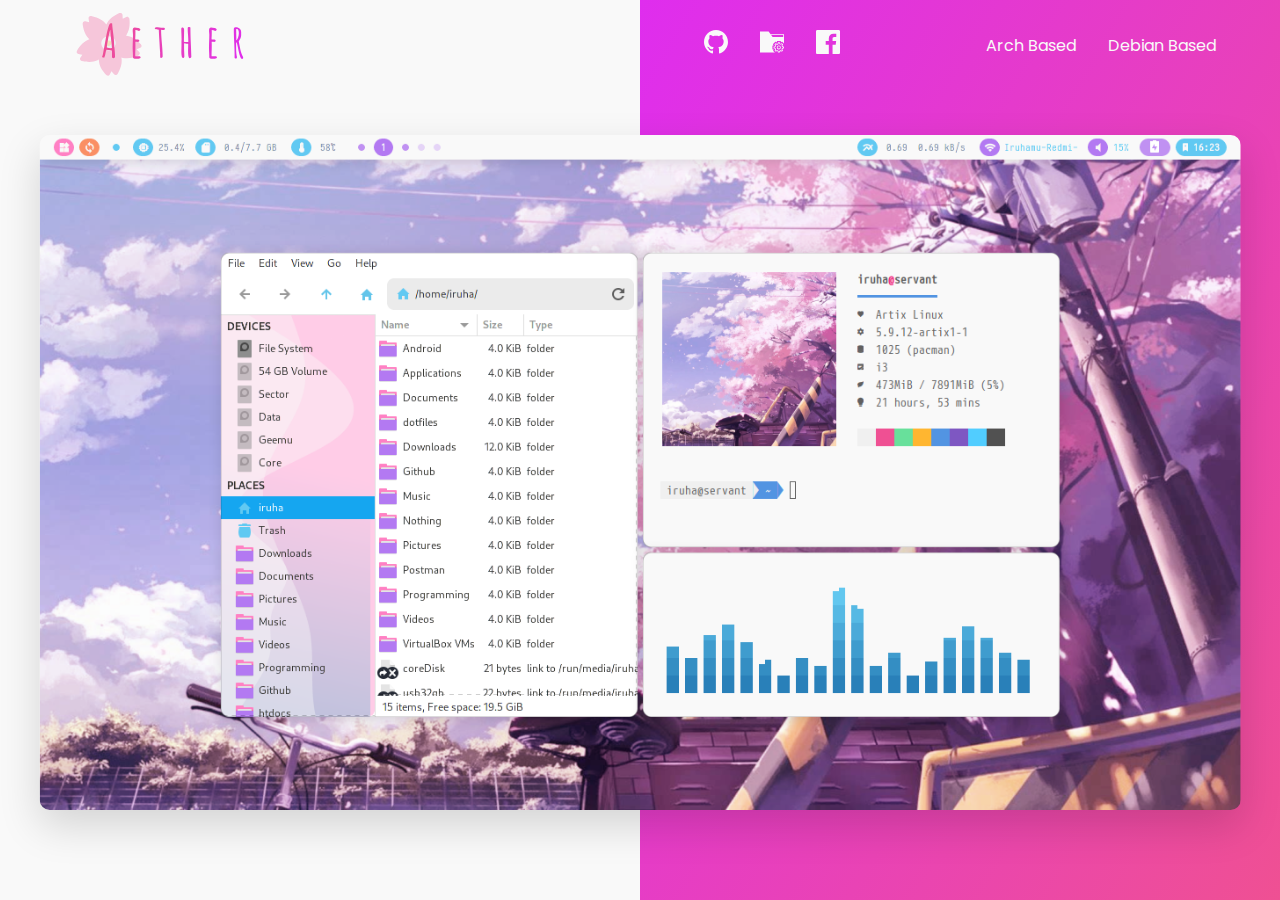
<file: index.html>
<!DOCTYPE html>
<html lang="en">
  <head>
    <meta charset="UTF-8" />
    <!-- Primary Meta Tags -->
    <title>Aether Dotfiles</title>
    <meta name="title" content="Aether Dotfiles" />
    <meta
      name="description"
      content="Here you can see aether dotfiles installation step for debian or arch based linux"
    />
    <!-- Open Graph / Facebook -->
    <meta property="og:type" content="website" />
    <meta
      property="og:url"
      content="https://ilham25.github.io/aether-tutorial"
    />
    <meta property="og:title" content="Aether Dotfiles" />
    <meta
      property="og:description"
      content="Here you can see aether dotfiles installation step for debian or arch based linux"
    />
    <meta
      property="og:image"
      content="https://raw.githubusercontent.com/ilham25/aether-tutorial/main/assets/img/ss.png"
    />

    <!-- Twitter -->
    <meta property="twitter:card" content="summary_large_image" />
    <meta
      property="twitter:url"
      content="https://ilham25.github.io/aether-tutorial"
    />
    <meta property="twitter:title" content="Aether Dotfiles" />
    <meta
      property="twitter:description"
      content="Here you can see aether dotfiles installation step for debian or arch based linux"
    />
    <meta
      property="twitter:image"
      content="https://raw.githubusercontent.com/ilham25/aether-tutorial/main/assets/img/ss.png"
    />
    <link rel="stylesheet" href="./assets/styles/style.css" />
    <title>Aether Dotfiles</title>
  </head>
  <body>
    <div class="hero">
      <div class="left">
        <header>
          <div class="logo">
            <a href="/">
              <img src="./assets/svg/logo.svg" alt="logo" />
            </a>
          </div>
        </header>
      </div>
      <div class="right">
        <header>
          <nav class="navbar">
            <ul class="icon-links">
              <li>
                <a
                  href="https://github.com/ilham25/"
                  title="Github Profile"
                  target="blank"
                >
                  <img src="./assets/svg/github.svg" width="24" alt="github"
                /></a>
              </li>
              <li>
                <a
                  href="https://github.com/ilham25/dotfiles-aether"
                  title="Dotfiles Repository"
                  target="blank"
                >
                  <img src="./assets/svg/repo.svg" width="24" alt="repository"
                /></a>
              </li>
              <li>
                <a
                  href="https://www.facebook.com/iruhamudesu"
                  title="Facebook"
                  target="blank"
                  ><img src="./assets/svg/fb.svg" width="24" alt="facebook"
                /></a>
              </li>
            </ul>
            <ul class="nav-links">
              <li><a href="/aether-tutorial/arch.html">Arch Based</a></li>
              <li><a href="/aether-tutorial/debian.html">Debian Based</a></li>
            </ul>
          </nav>
        </header>
      </div>
      <img src="./assets/img/ss.png" alt="screenshot" class="screenshot" />
    </div>
  </body>
</html>
</file>
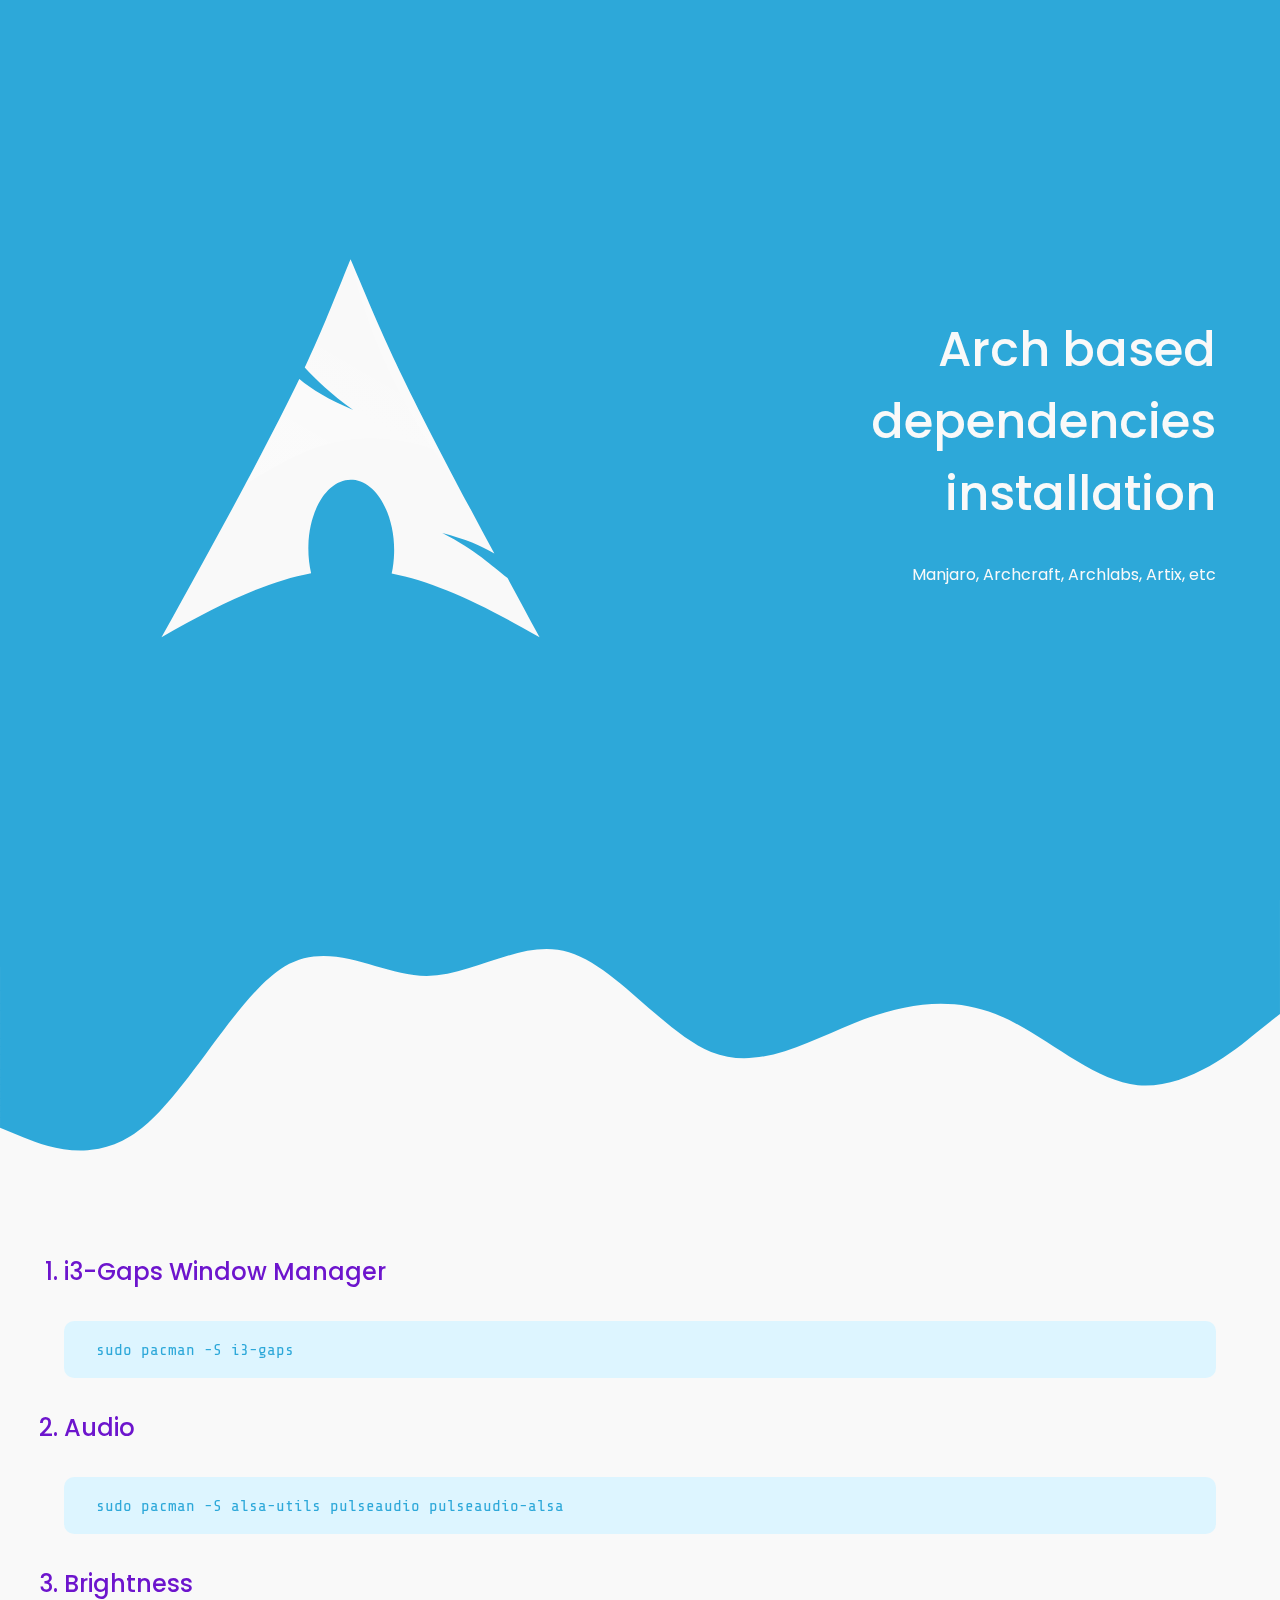
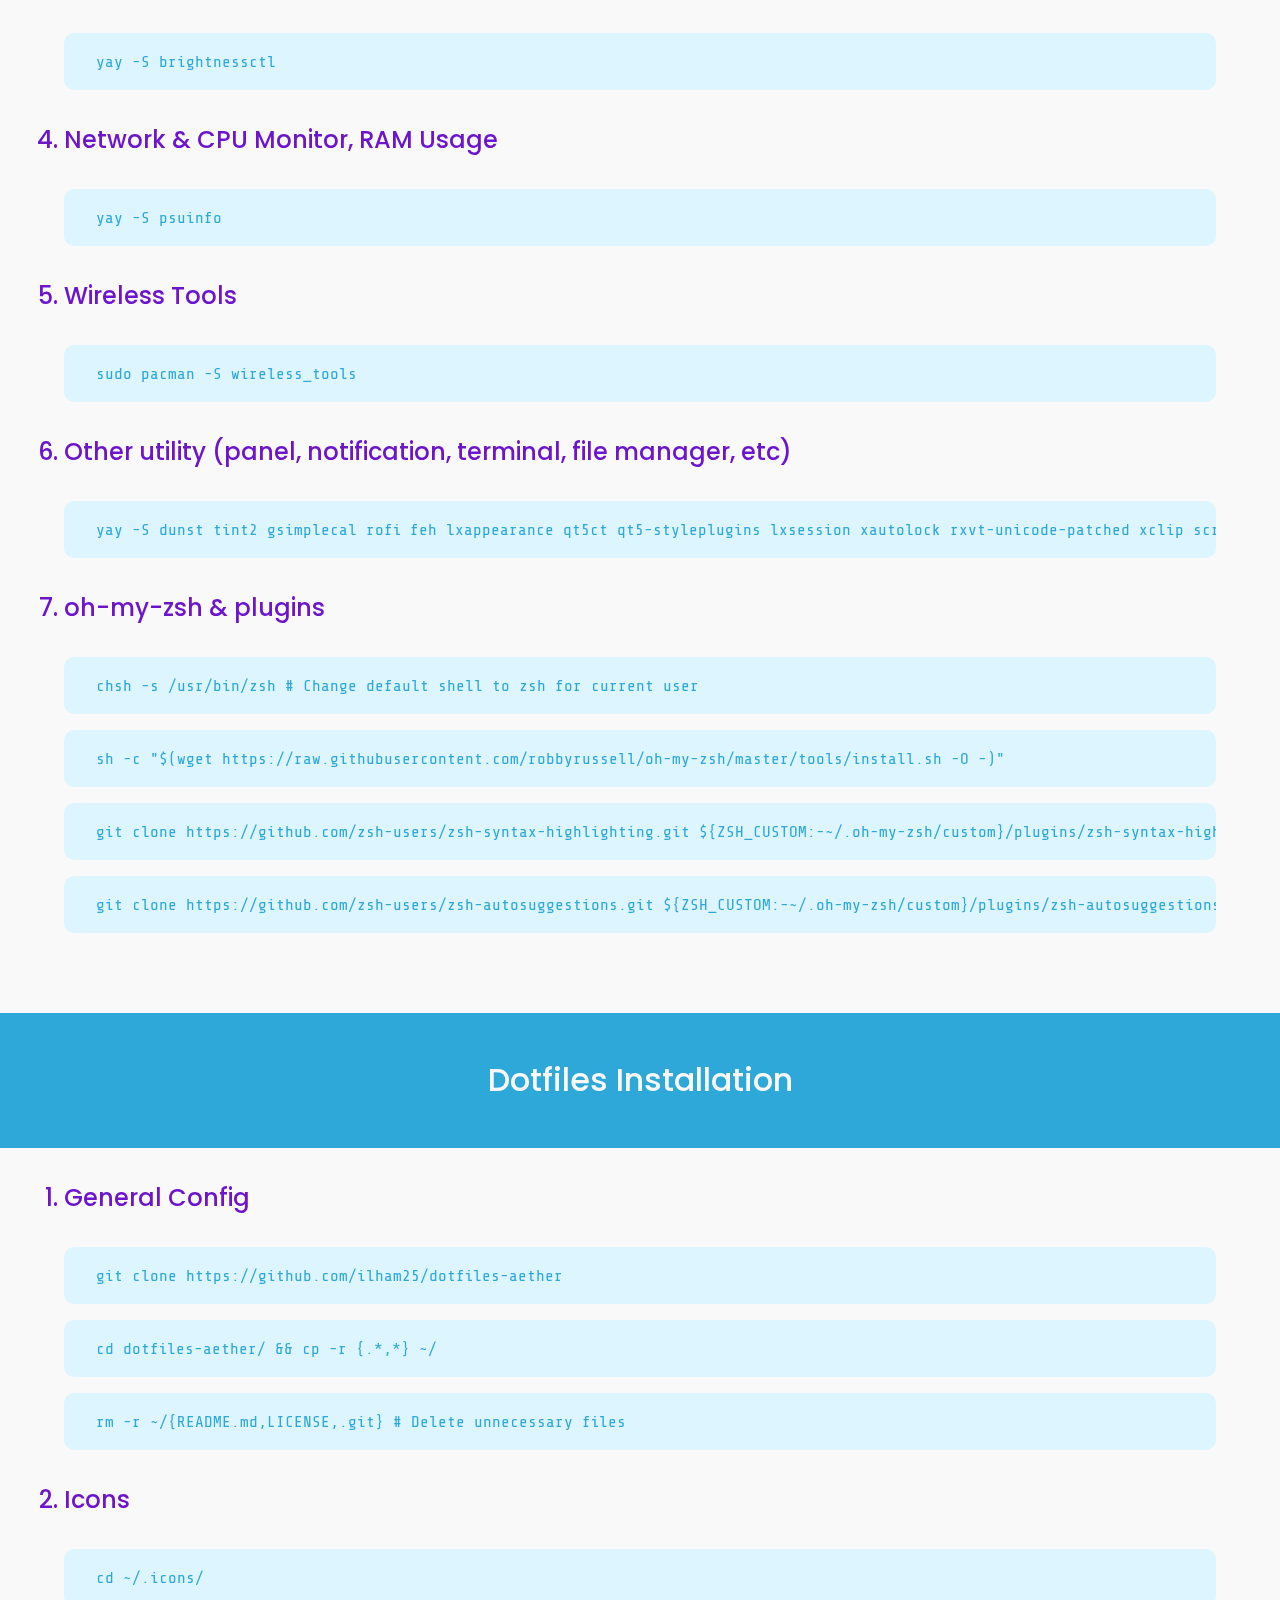
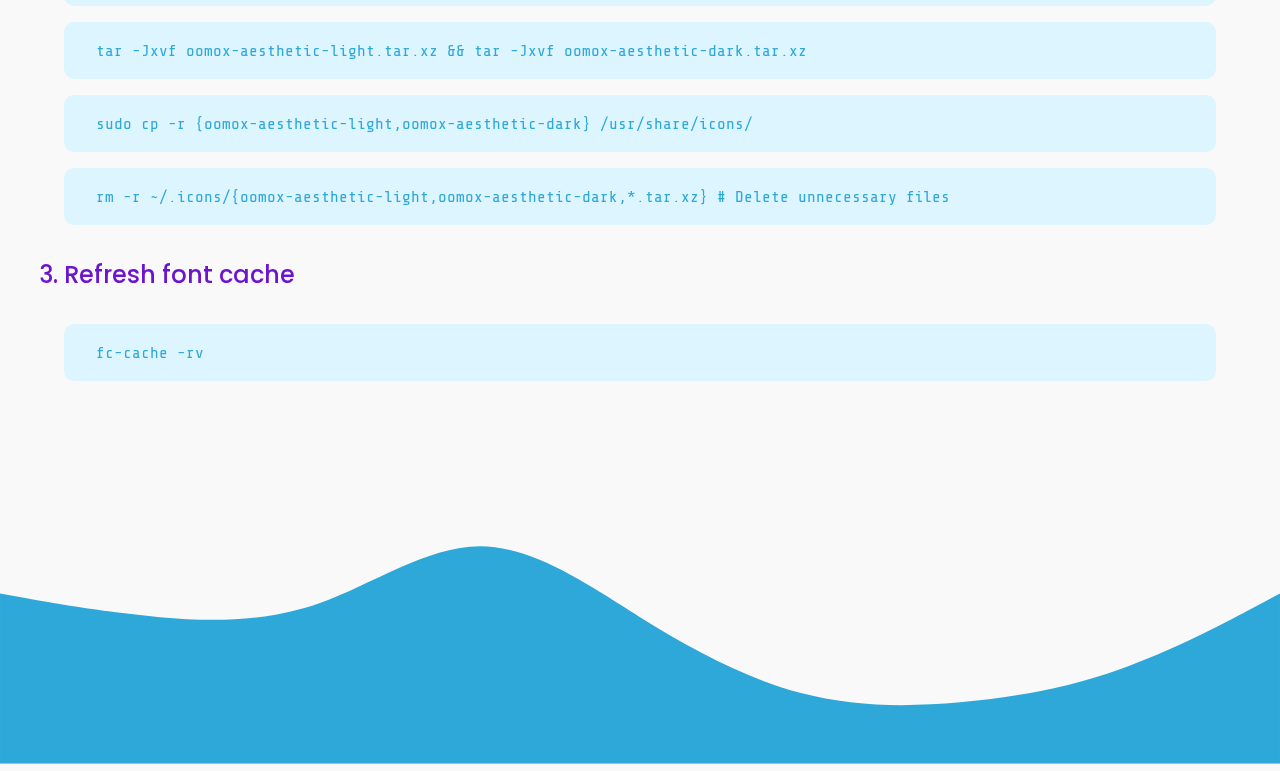
<file: arch.html>
<!DOCTYPE html>
<html lang="en">
  <head>
    <meta charset="UTF-8" />
    <title>Arch Based Installation</title>
    <link rel="stylesheet" href="./assets/styles/style.css" />
  </head>
  <body>
    <div class="tutor-hero arch">
      <div class="left-content">
        <img src="./assets/svg/arch.svg" alt="arch logo" />
      </div>
      <div class="right-content">
        <h1>
          Arch based dependencies<br />
          installation
        </h1>
        <p>Manjaro, Archcraft, Archlabs, Artix, etc</p>
      </div>
    </div>
    <div class="tutor-install">
      <img src="./assets/svg/wave-arch.svg" alt="wave" class="wave" />
      <div class="content">
        <ol></ol>
      </div>
      <div class="dotfiles">
        <header class="arch">
          <h1>Dotfiles Installation</h1>
        </header>
        <div class="content arch">
          <ol>
          </ol>
        </div>
      </div>
      <img src="./assets/svg/wave-arch2.svg" alt="wave" class="wave" />
    </div>
    <script src="./assets/js/app.js"></script>
    <script>
      const archData = [
        {
          name: "i3-Gaps Window Manager",
          scripts: ["sudo pacman -S i3-gaps"],
        },
        {
          name: "Audio",
          scripts: ["sudo pacman -S alsa-utils pulseaudio pulseaudio-alsa"],
        },
        {
          name: "Brightness",
          scripts: ["yay -S brightnessctl"],
        },
        {
          name: "Network & CPU Monitor, RAM Usage",
          scripts: ["yay -S psuinfo"],
        },
        {
          name: "Wireless Tools",
          scripts: ["sudo pacman -S wireless_tools"],
        },
        {
          name:
            "Other utility (panel, notification, terminal, file manager, etc)",
          scripts: [
            "yay -S dunst tint2 gsimplecal rofi feh lxappearance qt5ct qt5-styleplugins lxsession xautolock rxvt-unicode-patched xclip scrot thunar thunar-archive-plugin thunar-media-tags-plugin thunar-volman tumbler w3m geany nano vim viewnior pavucontrol parcellite neofetch htop picom-ibhagwan-git gtk2-perl xfce4-power-manager zsh zsh-completions imagemagick playerctl networkmanager-dmenu",
          ],
        },
        {
          name: "oh-my-zsh & plugins",
          scripts: [
            "chsh -s /usr/bin/zsh # Change default shell to zsh for current user",
            'sh -c "$(wget https://raw.githubusercontent.com/robbyrussell/oh-my-zsh/master/tools/install.sh -O -)"',
            "git clone https://github.com/zsh-users/zsh-syntax-highlighting.git ${ZSH_CUSTOM:-~/.oh-my-zsh/custom}/plugins/zsh-syntax-highlighting",
            "git clone https://github.com/zsh-users/zsh-autosuggestions.git ${ZSH_CUSTOM:-~/.oh-my-zsh/custom}/plugins/zsh-autosuggestions",
          ],
        },
      ];

      tutorList(orderedList, "arch", archData);
      tutorList(dotfilesList, "arch", dotfilesData);

    </script>
  </body>
</html>
</file>
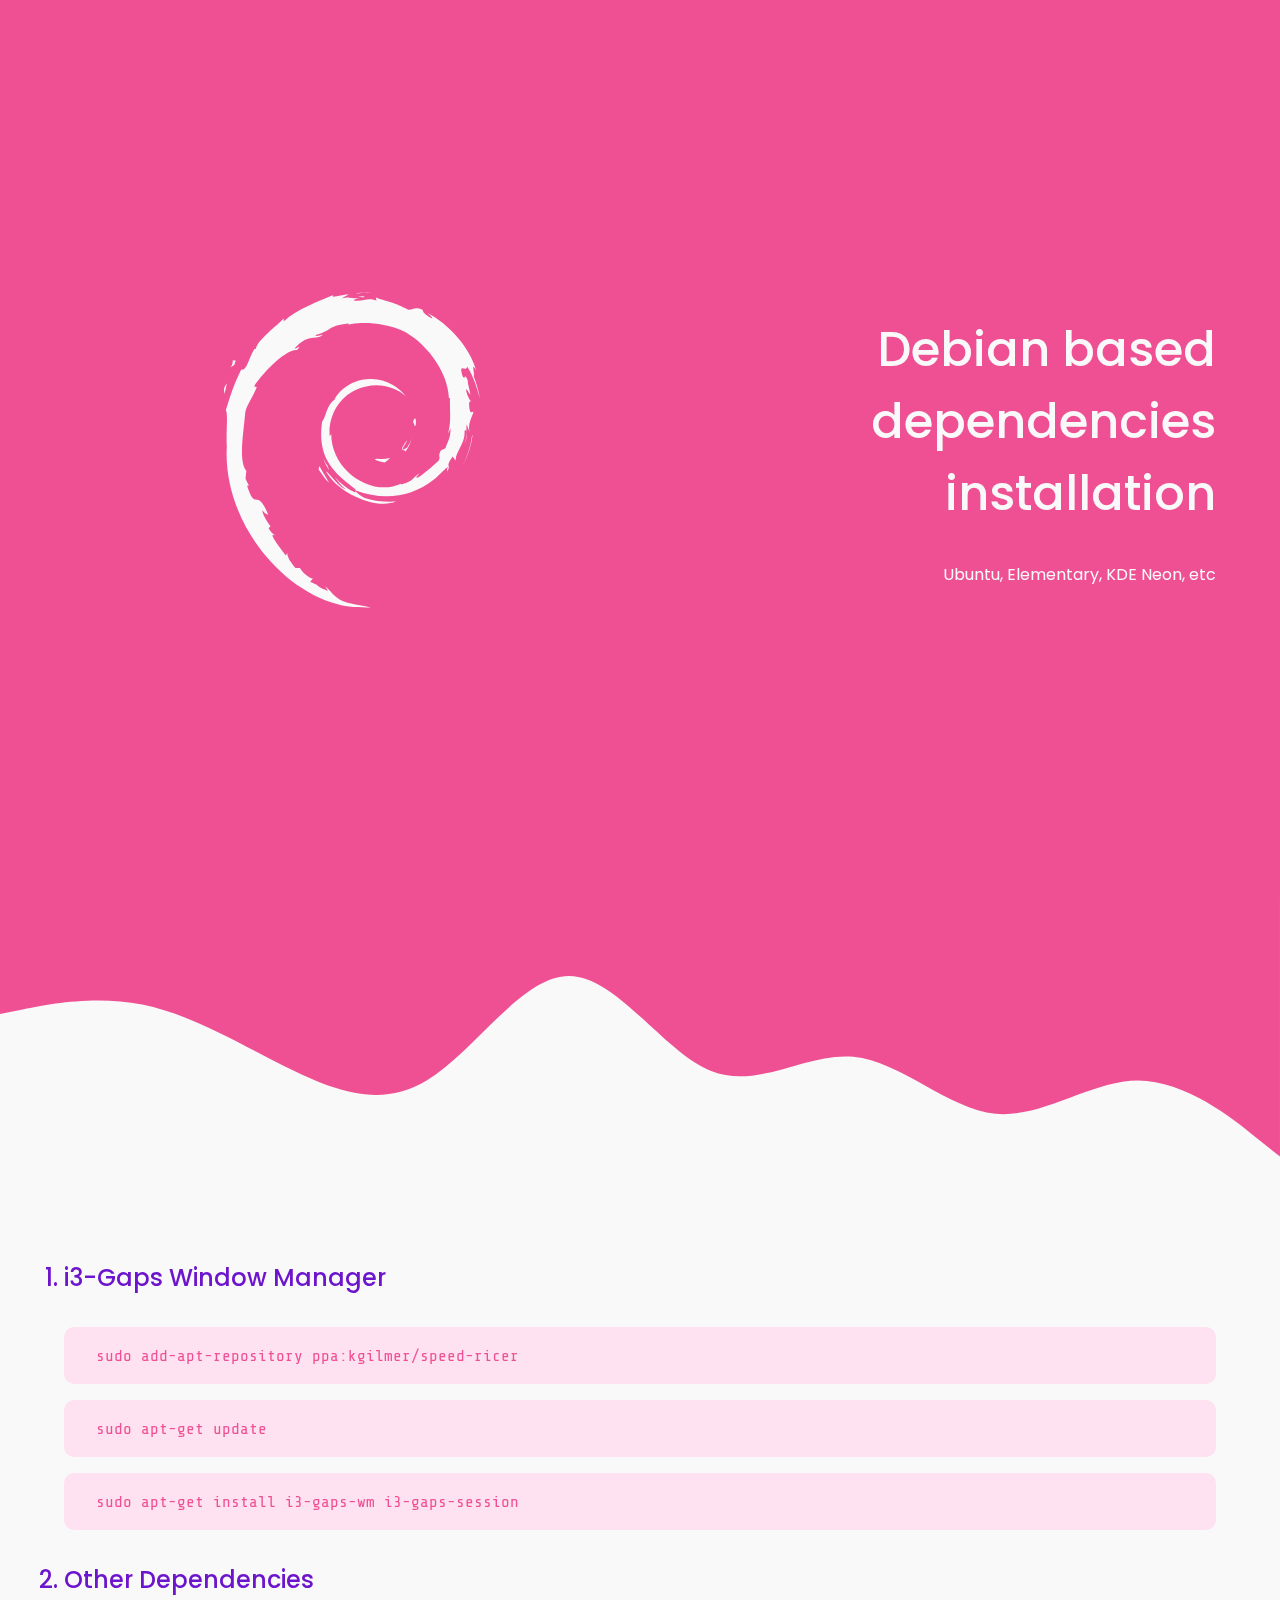
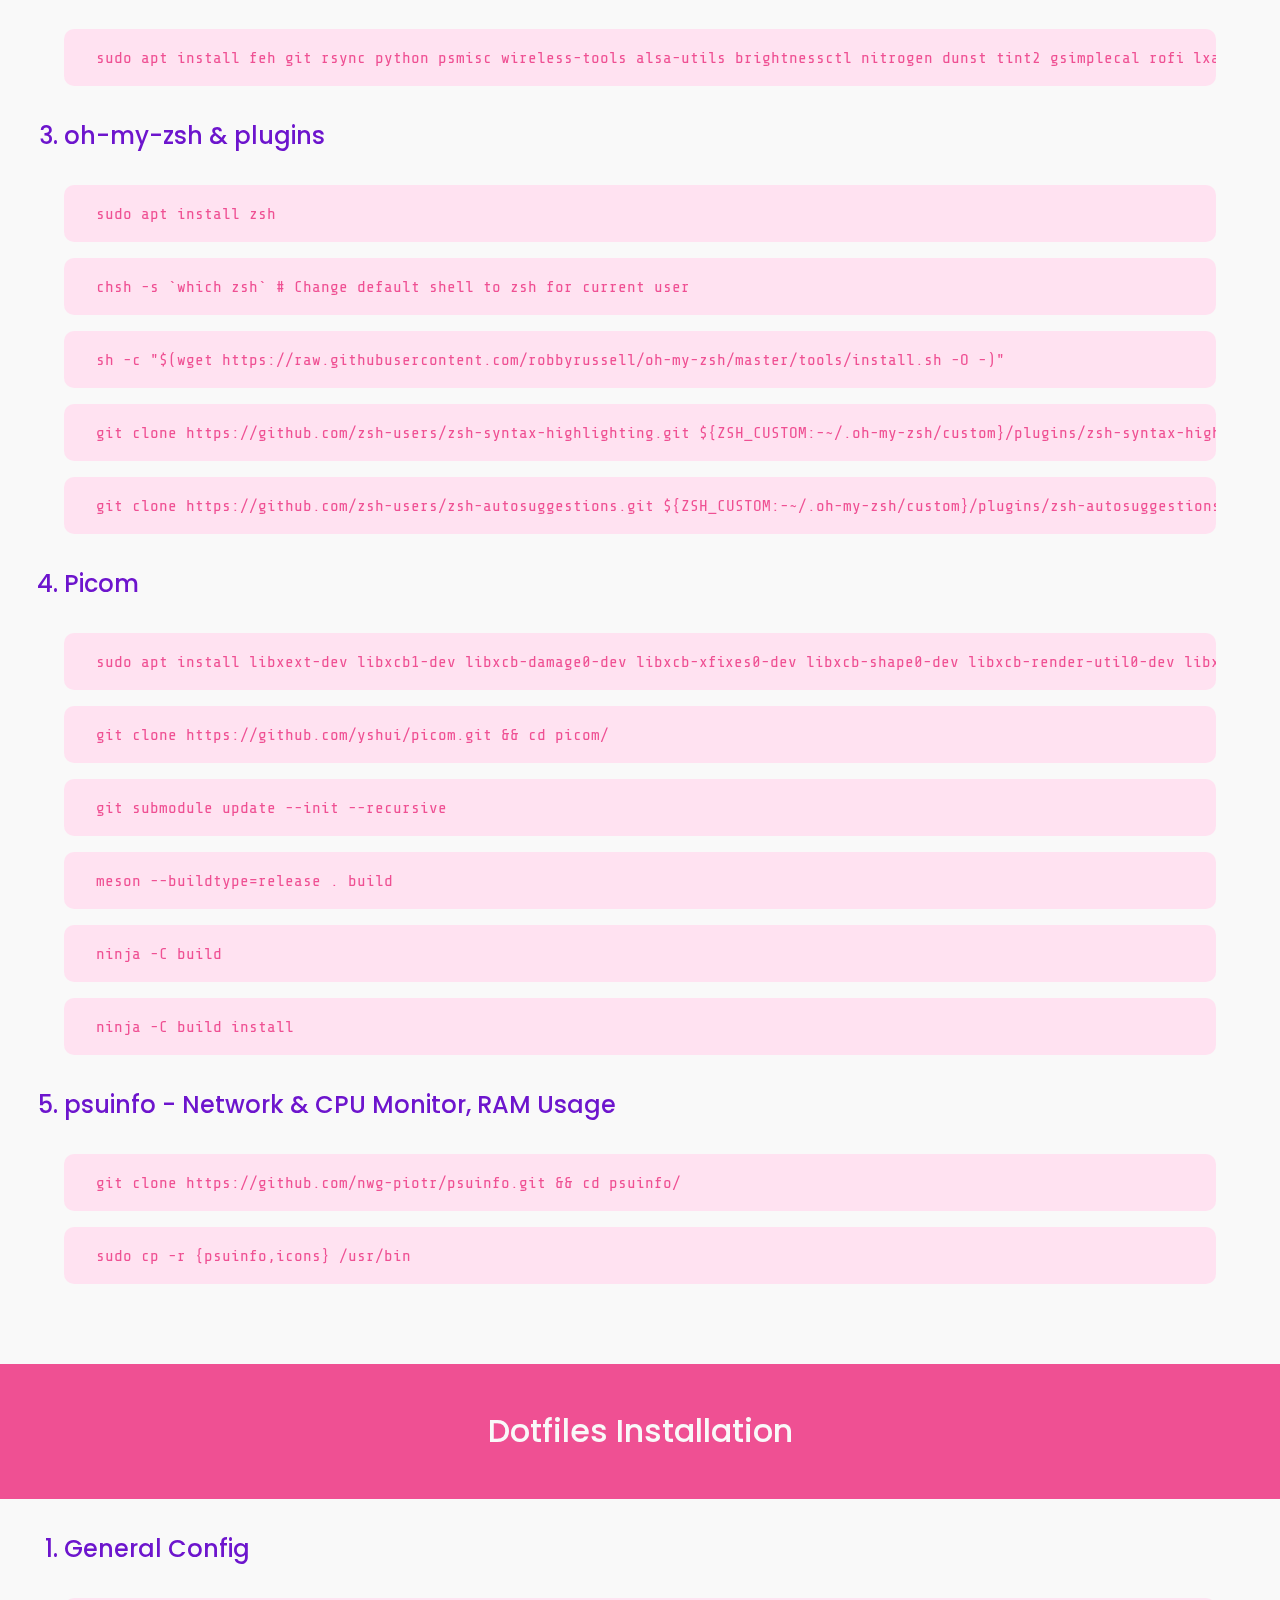
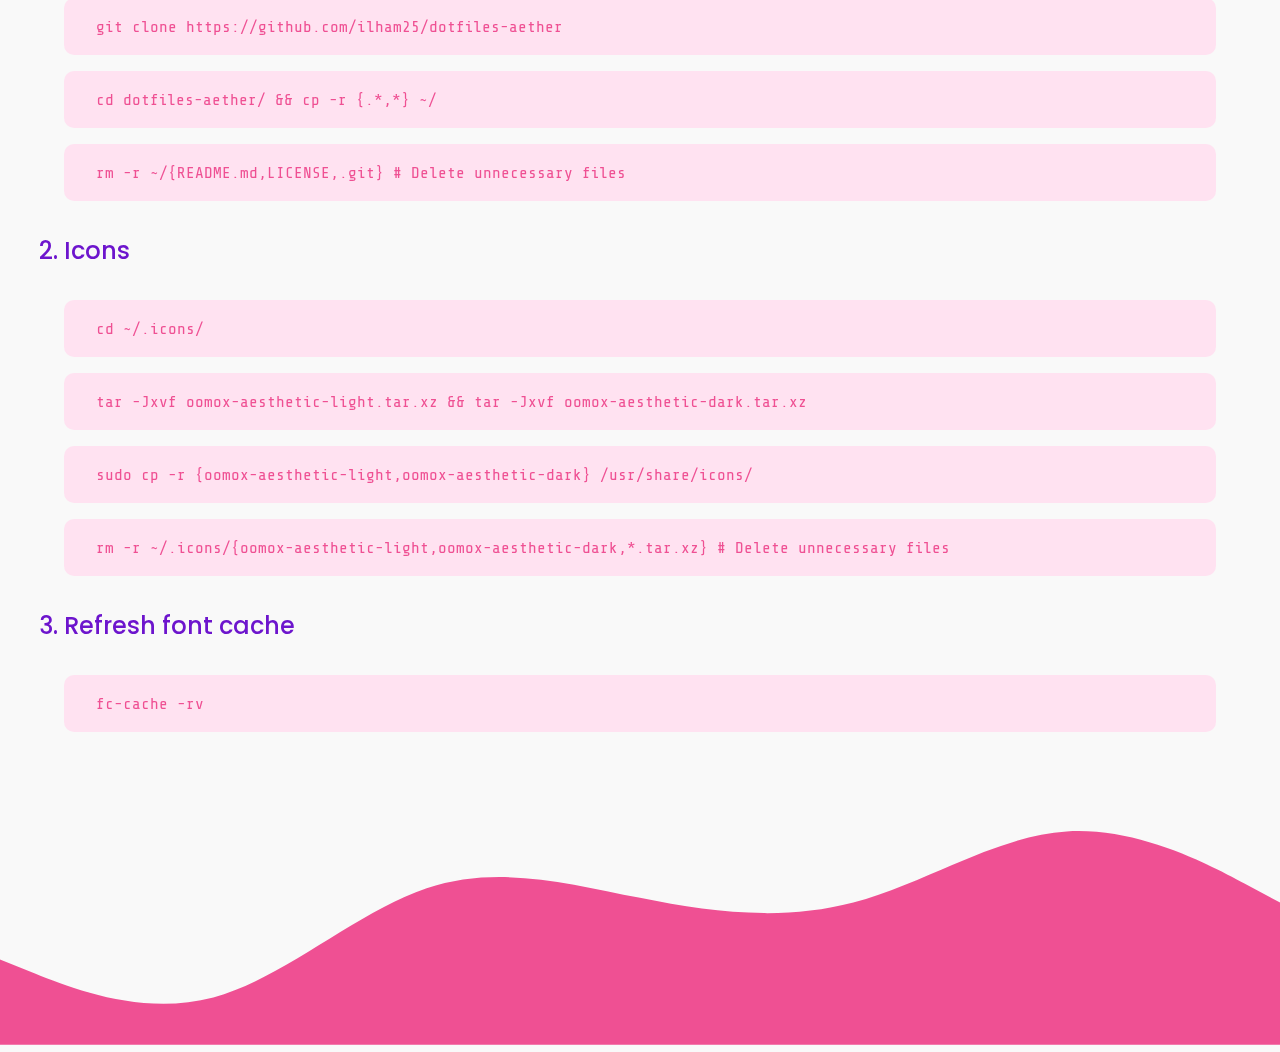
<file: debian.html>
<!DOCTYPE html>
<html lang="en">
  <head>
    <meta charset="UTF-8" />
    <title>Debian Based Installation</title>
    <link rel="stylesheet" href="./assets/styles/style.css" />
  </head>
  <body>
    <div class="tutor-hero debian">
      <div class="left-content debian">
        <img src="./assets/svg/debian.svg" alt="debian logo" />
      </div>
      <div class="right-content">
        <h1>
          Debian based dependencies<br />
          installation
        </h1>
        <p>Ubuntu, Elementary, KDE Neon, etc</p>
      </div>
    </div>
    <div class="tutor-install">
      <img src="./assets/svg/wave-debian.svg" alt="wave" class="wave" />
      <div class="content">
        <ol></ol>
      </div>
      <div class="dotfiles">
        <header class="debian">
          <h1>Dotfiles Installation</h1>
        </header>
        <div class="content debian">
          <ol>
          </ol>
        </div>
      </div>
      <img src="./assets/svg/wave-debian2.svg" alt="wave" class="wave" />
    </div>
    <script src="./assets/js/app.js"></script>
    <script>
      const debianData = [
        {
          name: "i3-Gaps Window Manager",
          scripts: [
            "sudo add-apt-repository ppa:kgilmer/speed-ricer",
            "sudo apt-get update",
            "sudo apt-get install i3-gaps-wm i3-gaps-session",
          ],
        },
        {
          name: "Other Dependencies",
          scripts: [
            "sudo apt install feh git rsync python psmisc wireless-tools alsa-utils brightnessctl nitrogen dunst tint2 gsimplecal rofi lxappearance qt5ct qt5-style-plugins lxpolkit xautolock rxvt-unicode xclip scrot thunar thunar-archive-plugin thunar-media-tags-plugin thunar-volman ffmpegthumbnailer tumbler w3m w3m-img geany viewnior mpv mpd mpc ncmpcpp pavucontrol parcellite neofetch htop imagemagick ffmpeg playerctl xsettingsd",
          ],
        },
        {
          name: "oh-my-zsh & plugins",
          scripts: [
            "sudo apt install zsh",
            "chsh -s `which zsh` # Change default shell to zsh for current user",
            'sh -c "$(wget https://raw.githubusercontent.com/robbyrussell/oh-my-zsh/master/tools/install.sh -O -)"',
            "git clone https://github.com/zsh-users/zsh-syntax-highlighting.git ${ZSH_CUSTOM:-~/.oh-my-zsh/custom}/plugins/zsh-syntax-highlighting",
            "git clone https://github.com/zsh-users/zsh-autosuggestions.git ${ZSH_CUSTOM:-~/.oh-my-zsh/custom}/plugins/zsh-autosuggestions",
          ],
        },
        {
          name: "Picom",
          scripts: [
            "sudo apt install libxext-dev libxcb1-dev libxcb-damage0-dev libxcb-xfixes0-dev libxcb-shape0-dev libxcb-render-util0-dev libxcb-render0-dev libxcb-randr0-dev libxcb-composite0-dev libxcb-image0-dev libxcb-present-dev libxcb-xinerama0-dev libxcb-glx0-dev libpixman-1-dev libdbus-1-dev libconfig-dev libgl1-mesa-dev  libpcre2-dev  libevdev-dev uthash-dev libev-dev libx11-xcb-dev ninja-build meson",
            "git clone https://github.com/yshui/picom.git && cd picom/",
            "git submodule update --init --recursive",
            "meson --buildtype=release . build",
            "ninja -C build",
            "ninja -C build install",
          ],
        },
        {
          name: "psuinfo - Network & CPU Monitor, RAM Usage",
          scripts: [
            "git clone https://github.com/nwg-piotr/psuinfo.git && cd psuinfo/",
            "sudo cp -r {psuinfo,icons} /usr/bin",
          ],
        },
      ];
      tutorList(orderedList, "debian", debianData);
      tutorList(dotfilesList, "debian", dotfilesData);
    </script>
  </body>
</html>
</file>
<file: assets/styles/style.css>
@import url("https://fonts.googleapis.com/css2?family=Poppins:ital,wght@0,100;0,200;0,300;0,400;0,500;0,600;0,700;0,800;0,900;1,100;1,200;1,300;1,400;1,500;1,600;1,700;1,800;1,900&display=swap");
@import url("https://fonts.googleapis.com/css2?family=Share+Tech+Mono&display=swap");
* {
  padding: 0;
  margin: 0;
  -webkit-box-sizing: border-box;
          box-sizing: border-box;
  font-family: "Poppins", "Segoe UI", Tahoma, Geneva, Verdana, sans-serif;
}

* a {
  text-decoration: none;
}

* code {
  font-family: "Share Tech Mono", monospace;
}

body {
  background-color: #f9f9f9;
  overflow-x: hidden;
}

.hero {
  min-height: 100vh;
  min-width: 100vw;
  display: -webkit-box;
  display: -ms-flexbox;
  display: flex;
  position: relative;
}

.hero .left {
  width: 50vw;
  height: 100vh;
}

.hero .left .logo {
  height: 10vh;
  margin-left: 5vw;
  display: -webkit-box;
  display: -ms-flexbox;
  display: flex;
  -webkit-box-align: center;
      -ms-flex-align: center;
          align-items: center;
}

.hero .left .logo img {
  height: 10vh;
  -o-object-fit: scale-down;
     object-fit: scale-down;
}

.hero .right {
  width: 50vw;
  height: 100vh;
  background: linear-gradient(120deg, #df2dee, #ef5093);
}

.hero .right .navbar {
  margin-right: 5vw;
  height: 10vh;
  display: -webkit-box;
  display: -ms-flexbox;
  display: flex;
  -webkit-box-align: center;
      -ms-flex-align: center;
          align-items: center;
  -webkit-box-pack: justify;
      -ms-flex-pack: justify;
          justify-content: space-between;
}

.hero .right .navbar .icon-links {
  margin-left: 5vw;
  display: -webkit-box;
  display: -ms-flexbox;
  display: flex;
  -webkit-box-pack: start;
      -ms-flex-pack: start;
          justify-content: flex-start;
  -webkit-box-align: center;
      -ms-flex-align: center;
          align-items: center;
  list-style: none;
}

.hero .right .navbar .icon-links li {
  margin-right: 2rem;
}

.hero .right .navbar .icon-links li a img {
  fill: #f9f9f9;
}

.hero .right .navbar .nav-links {
  display: -webkit-box;
  display: -ms-flexbox;
  display: flex;
  -webkit-box-pack: end;
      -ms-flex-pack: end;
          justify-content: flex-end;
  -webkit-box-align: center;
      -ms-flex-align: center;
          align-items: center;
  list-style: none;
}

.hero .right .navbar .nav-links li {
  margin-left: 2rem;
}

.hero .right .navbar .nav-links li a {
  color: #f9f9f9;
}

.hero .screenshot {
  height: 75vh;
  -o-object-fit: scale-down;
     object-fit: scale-down;
  position: absolute;
  top: 15%;
  left: 50%;
  -webkit-transform: translateX(-50%);
          transform: translateX(-50%);
  -webkit-box-shadow: 0px 16px 40px 0px rgba(0, 0, 0, 0.15);
          box-shadow: 0px 16px 40px 0px rgba(0, 0, 0, 0.15);
  border-radius: 10px;
}

.wave {
  width: 100vw;
  -o-object-fit: scale-down;
     object-fit: scale-down;
}

.tutor-hero {
  height: 100vh;
  width: 100vw;
  padding: 0 5vw;
  display: -webkit-box;
  display: -ms-flexbox;
  display: flex;
}

.tutor-hero .left-content {
  height: 100vh;
  width: 50vw;
  display: -webkit-box;
  display: -ms-flexbox;
  display: flex;
  -webkit-box-align: center;
      -ms-flex-align: center;
          align-items: center;
  -webkit-box-pack: center;
      -ms-flex-pack: center;
          justify-content: center;
}

.tutor-hero .left-content img {
  width: 30vw;
  -o-object-fit: scale-down;
     object-fit: scale-down;
}

.tutor-hero .right-content {
  height: 100vh;
  width: 50vw;
  display: -webkit-box;
  display: -ms-flexbox;
  display: flex;
  -webkit-box-orient: vertical;
  -webkit-box-direction: normal;
      -ms-flex-direction: column;
          flex-direction: column;
  -webkit-box-align: end;
      -ms-flex-align: end;
          align-items: flex-end;
  -webkit-box-pack: center;
      -ms-flex-pack: center;
          justify-content: center;
  text-align: end;
}

.tutor-hero .right-content h1 {
  font-weight: 500;
  font-size: 3rem;
  color: #f9f9f9;
}

.tutor-hero .right-content p {
  margin-top: 2rem;
  color: #f9f9f9;
}

.tutor-install {
  width: 100vw;
  min-height: 100vh;
}

.tutor-install .content {
  width: 100vw;
  padding: 5vw;
}

.tutor-install .content ol {
  display: block;
}

.tutor-install .content ol li {
  font-weight: 500;
  color: #6d15cd;
  font-size: 1.5rem;
  margin: 2rem 0;
}

.tutor-install .content ol .code-container {
  padding: 1rem 2rem;
  border-radius: 10px;
  overflow: auto;
  white-space: nowrap;
  margin-bottom: 1rem;
}

.tutor-hero.arch {
  background-color: #2da8d9;
}

.tutor-install .code-container.arch {
  color: #2da8d9;
  background-color: #ddf5ff;
}

.tutor-hero .left-content.debian img {
  width: 20vw;
  -o-object-fit: scale-down;
     object-fit: scale-down;
}

.tutor-hero.debian {
  background-color: #ef5093;
}

.tutor-install .code-container.debian {
  color: #ef5093;
  background-color: #ffe2f1;
}

.dotfiles header {
  width: 100vw;
  height: 15vh;
  display: -webkit-box;
  display: -ms-flexbox;
  display: flex;
  -webkit-box-pack: center;
      -ms-flex-pack: center;
          justify-content: center;
  -webkit-box-align: center;
      -ms-flex-align: center;
          align-items: center;
}

.dotfiles header h1 {
  font-weight: 500;
  color: #f9f9f9;
}

.dotfiles header.debian {
  background-color: #ef5093;
}

.dotfiles header.arch {
  background-color: #2da8d9;
}

.dotfiles .content {
  width: 100vw;
  min-height: 100vh;
  padding: 0 5vw;
}

.dotfiles .content ol {
  display: block;
}

.dotfiles .content ol li {
  font-weight: 500;
  color: #6d15cd;
  font-size: 1.5rem;
  margin: 2rem 0;
}

.dotfiles .content ol .code-container {
  padding: 1rem 2rem;
  border-radius: 10px;
  overflow: auto;
  white-space: nowrap;
  margin-bottom: 1rem;
}
/*# sourceMappingURL=style.css.map */
</file>
